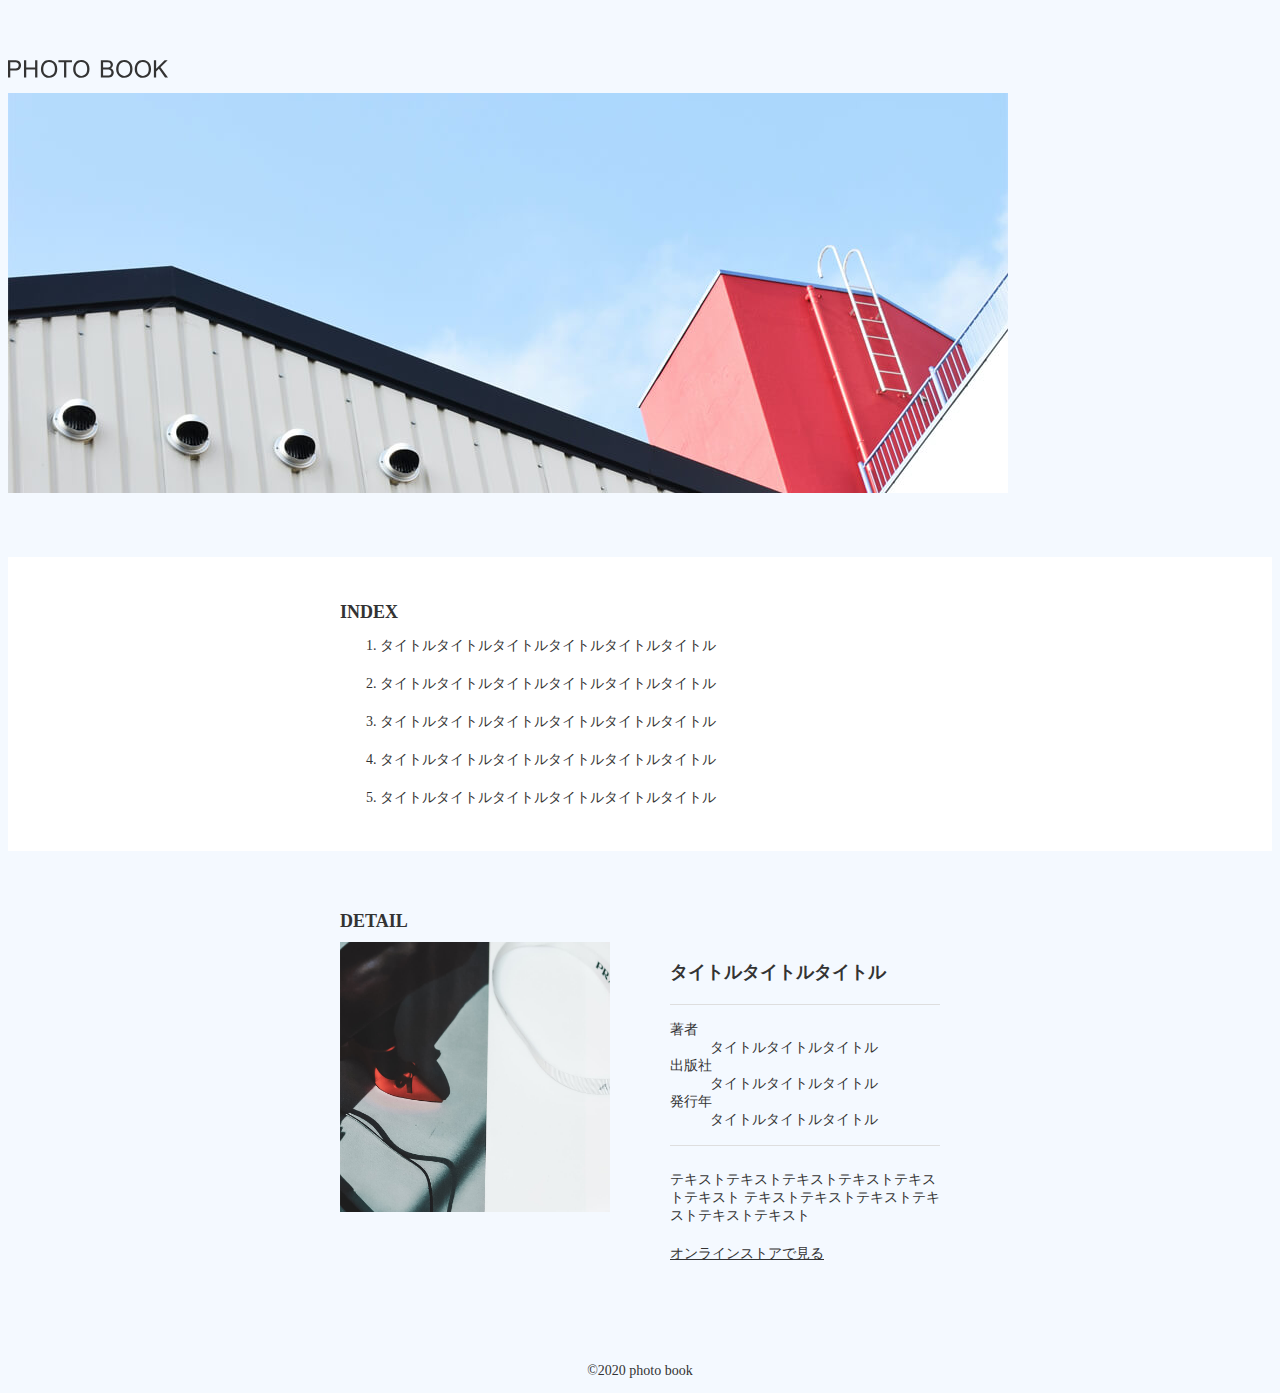
<file: 入門編：フォトサイト／1カラム/index.html>
<!DOCTYPE html>
<html lang="en">
  <head>
    <meta charset="UTF-8" />
    <meta name="viewport" content="width=device-width, initial-scale=1.0" />
    <title>フォトサイト</title>
    <link rel="stylesheet" href="index.css" />
  </head>
  <body>
    <container class="container">
      <header id="header">
        <h1 class="site-title">
          <a href="index.html"><img src="img/logo.svg" alt="PHOTO BOOK" /></a>
        </h1>
      </header>

      <!--mainvisual-->
      <div id="mainvisual">
        <img src="img/mainvisual.jpg" />
      </div>

      <!--index-->
      <section id="index">
        <div class="inner">
          <h2 class="section-title">INDEX</h2>
          <ol class="index-list">
            <li>タイトルタイトルタイトルタイトルタイトルタイトル</li>
            <li>タイトルタイトルタイトルタイトルタイトルタイトル</li>
            <li>タイトルタイトルタイトルタイトルタイトルタイトル</li>
            <li>タイトルタイトルタイトルタイトルタイトルタイトル</li>
            <li>タイトルタイトルタイトルタイトルタイトルタイトル</li>
          </ol>
        </div>
      </section>

      <!--detail-->
      <section id="detail">
        <div class="inner">
          <h2 class="section-title">DETAIL</h2>
          <div class="content">
            <img class="img" src="img/detail.jpg" alt="" />
            <div class="text">
              <p class="title">タイトルタイトルタイトル</p>
              <dl>
                <dt>著者</dt>
                <dd>タイトルタイトルタイトル</dd>
                <dt>出版社</dt>
                <dd>タイトルタイトルタイトル</dd>
                <dt>発行年</dt>
                <dd>タイトルタイトルタイトル</dd>
              </dl>
              <p>
                テキストテキストテキストテキストテキストテキスト
                テキストテキストテキストテキストテキストテキスト
              </p>
              <a class="link" href="#" target="_blank" rel="noopener noreferrer"
                >オンラインストアで見る</a
              >
            </div>
          </div>
        </div>
      </section>

      <!--footer-->
      <footer id="footer">
        <p>©2020 photo book</p>
      </footer>
    </container>
  </body>
</html>
</file>
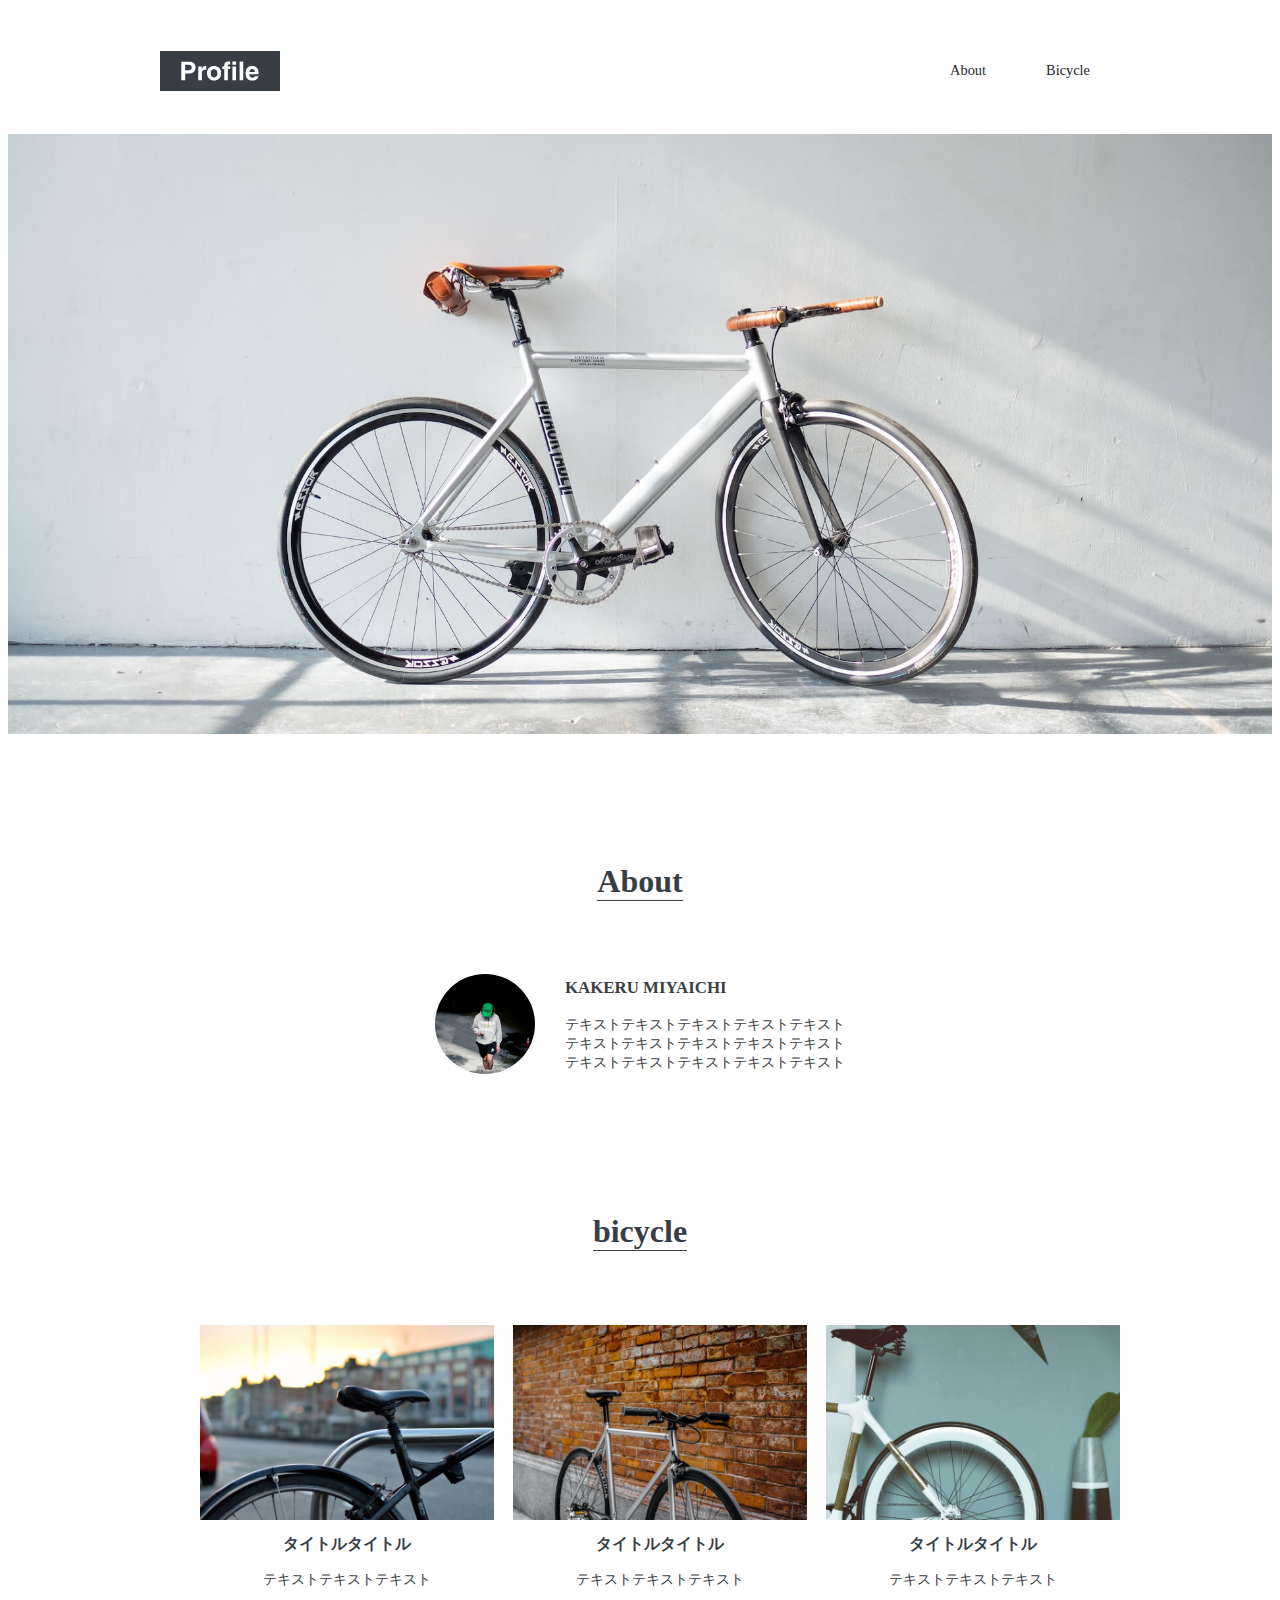
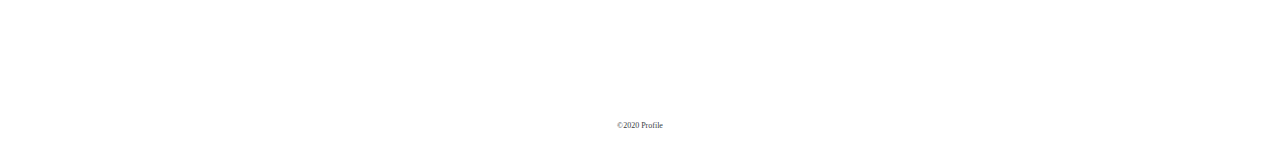
<file: 初めてのWEB/index.html>
<!DOCTYPE html>
<html lang="en">
  <head>
    <meta charset="UTF-8" />
    <meta name="viewport" content="width=device-width, initial-scale=1.0" />
    <title>自転車紹介サイト</title>
    <link rel="stylesheet" href="index.css" />
  </head>
  <body>
    <!--ヘッダー-->
    <header id="header" class="wrapper">
      <h1 class="site-title">
        <a href="index.html"><img src="img/logo.svg" alt="Profile" /></a>
      </h1>
      <nav>
        <ul>
          <li><a href="index.html">About</a></li>
          <li><a href="index.html">Bicycle</a></li>
        </ul>
      </nav>
    </header>

    <main>
      <!--mainvisual-->
      <div id="mainvisual">
        <img src="img/mainvisual.jpg" alt="mainvisual" />
      </div>
      　　　　
      <!--about-->
      <section id="about" class="wrapper">
        <h2 class="section-title">About</h2>
        <div class="content">
          <img src="img/about.jpg" alt="about" />
          <div class="text">
            <h3>KAKERU MIYAICHI</h3>
            <p>
              テキストテキストテキストテキストテキスト<br />
              テキストテキストテキストテキストテキスト<br />
              テキストテキストテキストテキストテキスト
            </p>
          </div>
        </div>
      </section>

      <!--bicycle-->
      <section id="bicycle" class="wrapper">
        <h2 class="section-title">bicycle</h2>
        <ul>
          <li>
            <img src="img/bicycle1.jpg" alt="bicycle1" />
            <h3 class="content-title">タイトルタイトル</h3>
            <p>テキストテキストテキスト</p>
          </li>

          <li>
            <img src="img/bicycle2.jpg" alt="bicycle2" />
            <h3 class="content-title">タイトルタイトル</h3>
            <p>テキストテキストテキスト</p>
          </li>

          <li>
            <img src="img/bicycle3.jpg" alt="bicycle3" />
            <h3 class="content-title">タイトルタイトル</h3>
            <p>テキストテキストテキスト</p>
          </li>
        </ul>
      </section>

      <footer id="footer">
        <p>©︎2020 Profile</p>
      </footer>
    </main>
  </body>
</html>
</file>
<file: 入門編：フォトサイト／1カラム/index.css>
html {
  font-size: 100%;
}

body {
  background-color: #f4f9ff;
  color: #333;
  font-size: 0.875rem;
}

img {
  max-width: 100%;
}

.container {
  max-width: 1000px;
  margin: 0 auto;
}

.inner {
  max-width: 600px;
  margin: 0 auto;
}

.section-title {
  font-size: 1.125rem;
  font-weight: bold;
  margin-bottom: 10px;
}

@media screen and (max-width: 1024px) {
  .inner {
    padding: 0 40px;
  }
}

#header {
  margin-top: 60px;
}

.site-title {
  width: 160px;
  margin-bottom: 15px;
  line-height: 1px;
}

site-title a {
  display: block;
}

@madia screen and (max-width: 1024px) {
  #header {
    padding: 0 10px;
  }
}

/*---------------------
Mainvisual
-----------------------*/

#mainvisual {
  margin-bottom: 60px;
}

#mainvisual img {
  width: 1000px;
}

@media screen and (max-width: 1024px) {
  #mainvisual img {
    width: 100%;
    padding: 0 10px;
  }
}

#index {
  background-color: #fff;
  padding: 30px 0;
  margin-bottom: 60px;
}

#index .index-list li {
  margin-bottom: 20px;
}

#index .index-list li:last-child {
  margin-bottom: 0px;
}

#detail {
  margin-bottom: 100px;
}
#detail .content {
  display: flex;
  align-items: flex-start;
}

#detail .content .title {
  font-size: 1.125rem;
  font-weight: bold;
}
#detail .content .img {
  width: 270px;
  margin-right: 60px;
}
#detail .content .text p {
  margin-bottom: 20px;
}
#detail .content dl {
  display: flex;
  flex-wrap: wrap;
  padding: 16px 0;
  margin-bottom: 25px;
  border-top: solid 1px #dedede;
  border-bottom: solid 1px #dedede;
}

#detail .content dt {
  width: 25%;
}
#detail .content dd {
  width: 75%;
}
#detail .content .link {
  color: #333;
}
#detail .content .link:hover {
  opacity: 0.8;
}

@media screen and (max-width: 1024px) {
  /*-------------------------------------------
    Detail
    -------------------------------------------*/
  #detail .content {
    flex-direction: column;
  }
  #detail .content .img {
    width: 100%;
    margin: 0 0 25px 0;
  }
}

#footer {
  text-align: center;
}
</file>
<file: 初めてのWEB/index.css>
html {
  font-size: 100%;
}

body {
  color: #383e45;
  font-size: 0.9rem;
}
a {
  text-decoration: none;
}
img {
  max-width: 100%;
}
li {
  list-style: none;
}
.site-title {
  width: 120px;
  line-height: 1px;
  padding: 10px 0;
}
.site-title a {
  display: block;
}
.section-title {
  display: inline-block;
  font-size: 2rem;
  text-align: center;
  margin-bottom: 60px;
  border-bottom: solid 1px #383e45;
}
.content-title {
  font-size: 1rem;
  margin: 10px 0;
}
.wrapper {
  max-width: 960px;
  margin: 0 auto 100px auto;
  padding: 0 4%;
  text-align: center;
}

#header {
  display: flex;
  justify-content: space-between;
  align-items: center;
  margin: 0 auto;
}

#header ul {
  display: flex;
  padding: 10px 0;
}

#header li {
  margin: 30px;
}

#header li a {
  color: #24292e;
}

#header li a:hover {
  opacity: 0.7;
}

#mainvisual {
  margin-bottom: 80px;
}

#mainvisual img {
  width: 100%;
  max-width: 1920px;
  height: 600px;
  object-fit: cover;
}

＠media screen and (max-width: 600px) {
  #mainvisual img {
    height: cal(100vh - 60px);
  }
}

#about .content {
  display: flex;
  justify-content: center;
  align-items: center;
}

#about img {
  width: 100px;
  height: 100px
  margin-right: 30px;
  border-radius: 50%;
  margin-right: 30px;
}

#about .text {
  text-align: left;
}

@media screen and (max-width: 600px) {
  #about .content {
    flex-direction: column;
  }

  #about img {
    margin-right: 0;
  }
}

#bicycle ul{
    display: flex;
    justify-content: space-between;
    
}

#bicycle li{
    width: 32%;
}

@media screen and (max-width: 600px) {
    #bicycle ul {
      flex-direction: column;
    }
  
   #bicycle li{
    width: 100%;
    margin-bottom: 30%
   }
  }

  #footer{
    text-align: center;
    padding: 10px 0;
    font-size: 0.5rem;
  }
</file>
